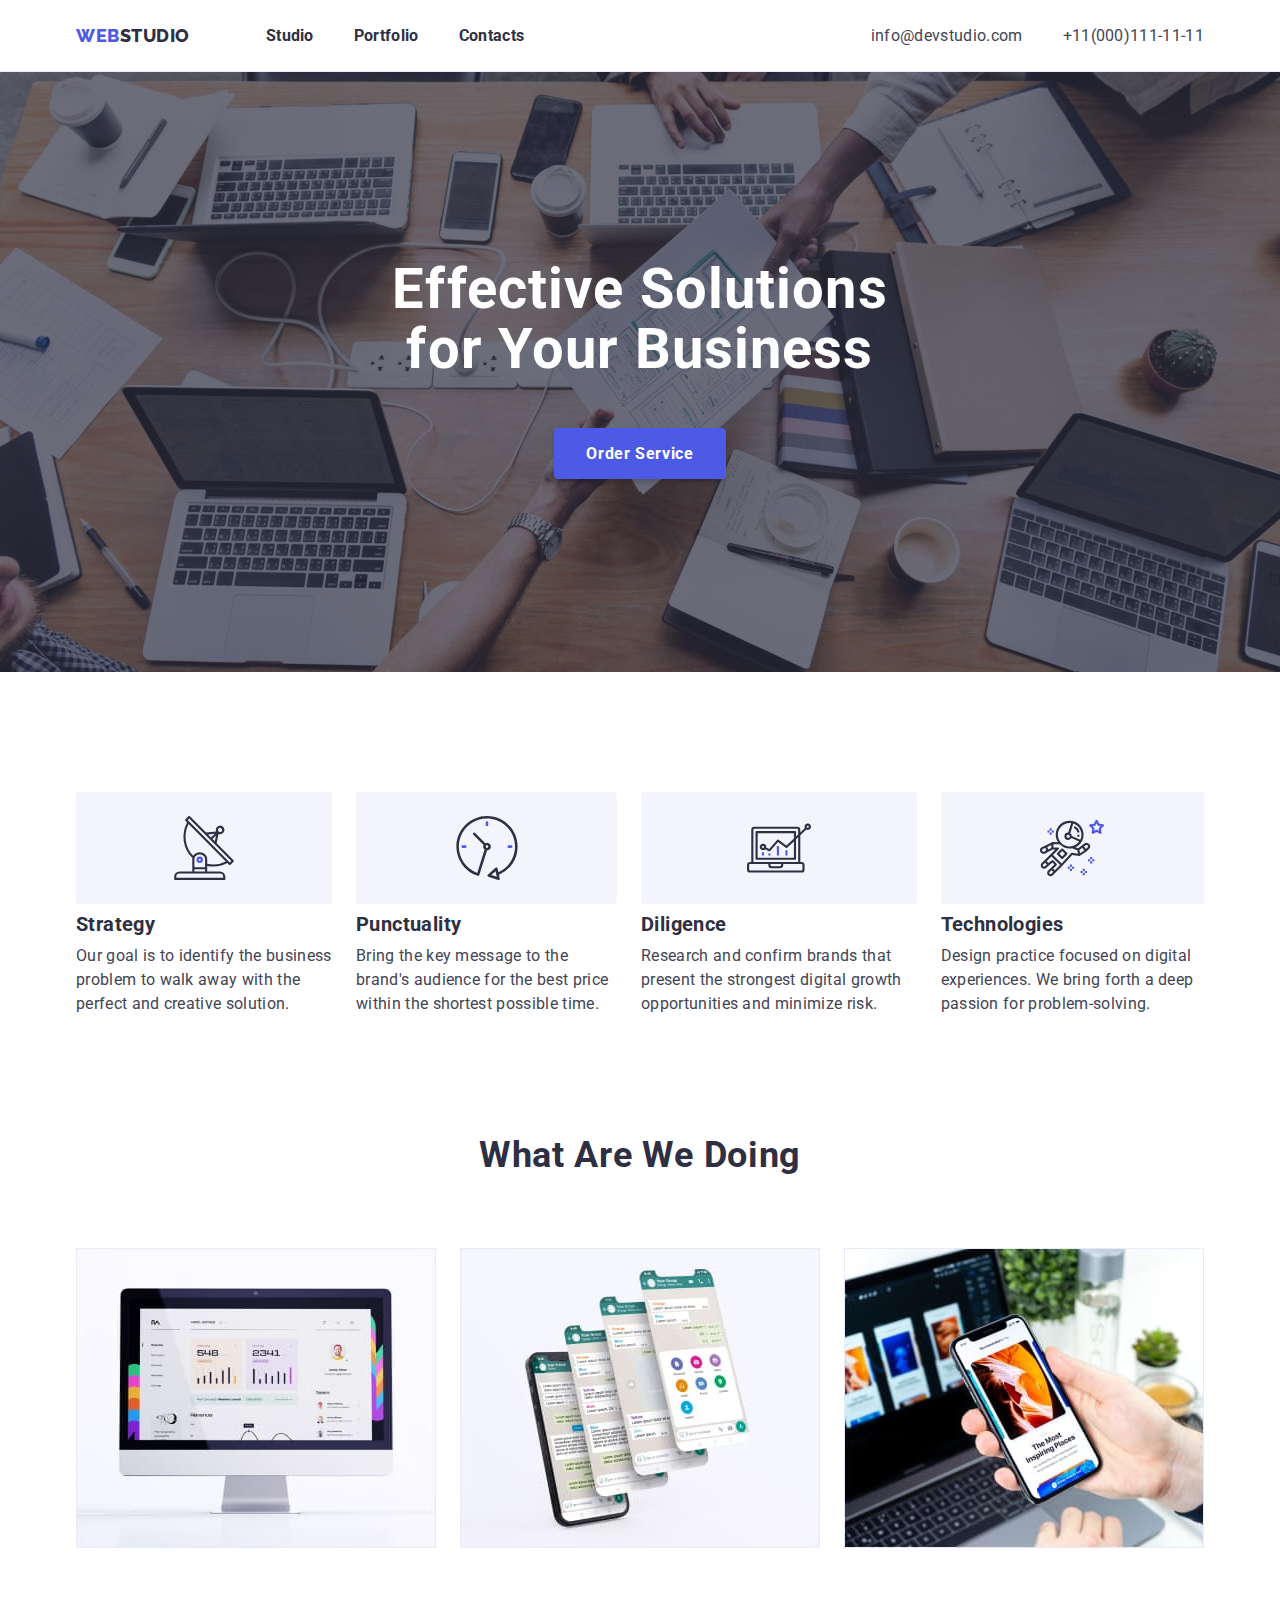
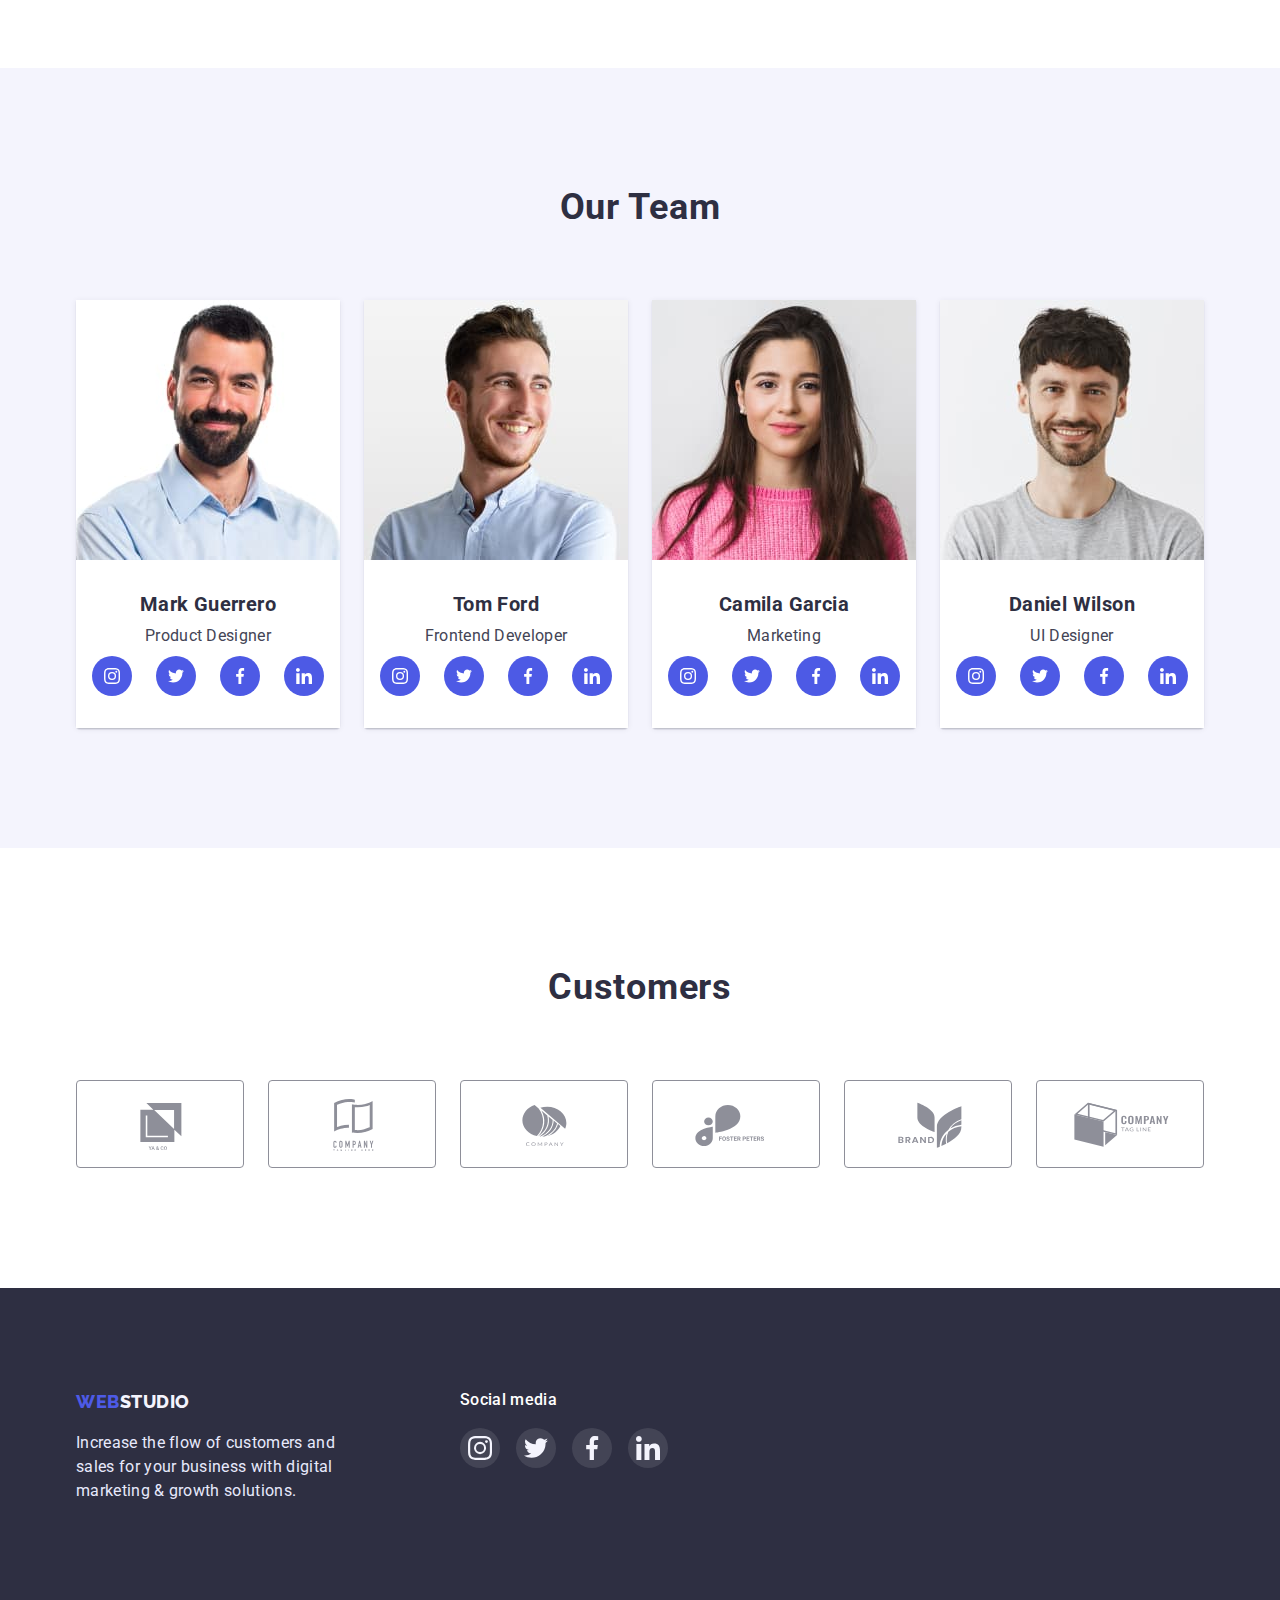
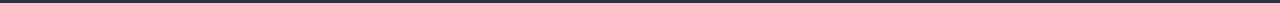
<file: index.html>
<!DOCTYPE html>
<html lang="en">
  <head>
    <meta charset="UTF-8" />
    <meta http-equiv="X-UA-Compatible" content="IE=edge" />
    <meta name="viewport" content="width=device-width, initial-scale=1.0" />
    <title>pagetitle</title>
    <link rel="preconnect" href="https://fonts.googleapis.com" />
    <link rel="preconnect" href="https://fonts.gstatic.com" crossorigin />
    <link
      href="https://fonts.googleapis.com/css2?family=Raleway:wght@700;800&family=Roboto:wght@400;500;700;900&display=swap"
      rel="stylesheet"
    />
    <link
      rel="stylesheet"
      href="https://cdn.jsdelivr.net/npm/modern-normalize@1.1.0/modern-normalize.min.css"
    />
    <link rel="stylesheet" href="./css/styles.css" />
    <style>
      /* ... */
    </style>
  </head>
  <body>
    <!--Шапка сторінки-->
    <header class="page-header">
      <div class="container page-headr-container">
        <!--Навігація на інші сторінки-->
        <nav class="page-nav">
          <!--Логотип текстовий-->
          <a class="logo link logo-header" href="index.html"
            >WEB<span class="logo-textdark">STUDIO</span>
          </a>
          <ul class="list menu">
            <li class="menu-item">
              <a class="link menu-link" href="index.html">Studio</a>
            </li>
            <li class="menu-item">
              <a class="link menu-link" href="./portfolio.html">Portfolio</a>
            </li>
            <li class="menu-item">
              <a class="link menu-link" href="index.html">Contacts</a>
            </li>
          </ul>
        </nav>
        <!--Contacts-->
        <ul class="list contacts">
          <li class="contact-item">
            <a
              class="link section-description contact-link mail"
              href="mailto:info@devstudio.com"
              >info@devstudio.com</a
            >
          </li>
          <li class="contact-item">
            <a
              class="link section-description contact-link phone"
              href="tel:+11(000)111-11-11"
              >+11(000)111-11-11</a
            >
          </li>
        </ul>
      </div>
    </header>

    <!--Sections-->
    <main>
      <!--HERO-->
      <section class="hero">
        <div class="container hero-content-wrapper">
          <h1 class="main-title hero-content-title">
            Effective Solutions for Your Business
          </h1>
          <button class="modal-btn hero-content-modal-btn" type="button">
            Order Service
          </button>
        </div>
      </section>

      <!--About us-->
      <section class="about section">
        <div class="container">
          <h2 class="visually-hidden">About us</h2>
          <ul class="list aboutus">
            <li class="about-item icon-antenna">
              <h3 class="thirdly-title">Strategy</h3>
              <p class="section-description">
                Our goal is to identify the business problem to walk away with
                the perfect and creative solution.
              </p>
            </li>
            <li class="about-item icon-clock">
              <h3 class="thirdly-title">Punctuality</h3>
              <p class="section-description">
                Bring the key message to the brand's audience for the best price
                within the shortest possible time.
              </p>
            </li>
            <li class="about-item icon-diagram">
              <h3 class="thirdly-title">Diligence</h3>
              <p class="section-description">
                Research and confirm brands that present the strongest digital
                growth opportunities and minimize risk.
              </p>
            </li>
            <li class="about-item icon-astronaut">
              <h3 class="thirdly-title">Technologies</h3>
              <p class="section-description">
                Design practice focused on digital experiences. We bring forth a
                deep passion for problem-solving.
              </p>
            </li>
          </ul>
        </div>
      </section>

      <!--Offer-->
      <section class="offer section-offer" id="portfolio">
        <div class="container">
          <h2 class="second-title">What Are We Doing</h2>
          <ul class="list weoffer">
            <li class="offer-item">
              <img
                src="./images/offer/img1.jpg.jpg"
                alt="offer1"
                width="360"
                height="300"
              />
            </li>
            <li class="offer-item">
              <img
                src="./images/offer/img2.jpg.jpg"
                alt="offer2"
                width="360"
                height="300"
              />
            </li>
            <li class="offer-item">
              <img
                src="./images/offer/img3.jpg.jpg"
                alt="offer3"
                width="360"
                height="300"
              />
            </li>
          </ul>
        </div>
      </section>

      <!--Employees-->
      <section class="ourteam section">
        <div class="container">
          <h2 class="second-title">Our Team</h2>
          <ul class="list employees">
            <li class="employees-item">
              <img
                src="./images/employees/mark_guerrero.jpg.jpg"
                alt="mark_guerrero"
                width="264"
                height="260"
              />
              <div class="employees-item-content-wrapper text-align-center">
                <h3 class="thirdly-title">Mark Guerrero</h3>
                <p class="section-description">Product Designer</p>
                <ul class="employees-soc-list list">
                  <li class="employees-soc-item">
                    <a href="" class="employees-soc-link link">
                      <svg class="employees-soc-icon" width="16" height="16">
                        <use href="./images/icons.svg#icon-instagramsvg"></use>
                      </svg>
                    </a>
                  </li>
                  <li class="employees-soc-item">
                    <a href="" class="employees-soc-link link">
                      <svg class="employees-soc-icon" width="16" height="16">
                        <use href="./images/icons.svg#icon-twittersvg"></use>
                      </svg>
                    </a>
                  </li>
                  <li class="employees-soc-item">
                    <a href="" class="employees-soc-link link">
                      <svg class="employees-soc-icon" width="16" height="16">
                        <use href="./images/icons.svg#icon-facebooksvg"></use>
                      </svg>
                    </a>
                  </li>
                  <li class="employees-soc-item">
                    <a href="" class="employees-soc-link link">
                      <svg class="employees-soc-icon" width="16" height="16">
                        <use href="./images/icons.svg#icon-linkedinsvg"></use>
                      </svg>
                    </a>
                  </li>
                </ul>
              </div>
            </li>
            <li class="employees-item">
              <img
                src="./images/employees/tom_ford.jpg.jpg"
                alt="tom_ford"
                width="264"
                height="260"
              />
              <div class="employees-item-content-wrapper text-align-center">
                <h3 class="thirdly-title">Tom Ford</h3>
                <p class="section-description">Frontend Developer</p>
                <ul class="employees-soc-list list">
                  <li class="employees-soc-item">
                    <a href="" class="employees-soc-link link">
                      <svg class="employees-soc-icon" width="16" height="16">
                        <use href="./images/icons.svg#icon-instagramsvg"></use>
                      </svg>
                    </a>
                  </li>
                  <li class="employees-soc-item">
                    <a href="" class="employees-soc-link link">
                      <svg class="employees-soc-icon" width="16" height="16">
                        <use href="./images/icons.svg#icon-twittersvg"></use>
                      </svg>
                    </a>
                  </li>
                  <li class="employees-soc-item">
                    <a href="" class="employees-soc-link link">
                      <svg class="employees-soc-icon" width="16" height="16">
                        <use href="./images/icons.svg#icon-facebooksvg"></use>
                      </svg>
                    </a>
                  </li>
                  <li class="employees-soc-item">
                    <a href="" class="employees-soc-link link">
                      <svg class="employees-soc-icon" width="16" height="16">
                        <use href="./images/icons.svg#icon-linkedinsvg"></use>
                      </svg>
                    </a>
                  </li>
                </ul>
              </div>
            </li>
            <li class="employees-item">
              <img
                src="./images/employees/camila_garcia.jpg.jpg"
                alt="camila_garcia"
                width="264"
                height="260"
              />
              <div class="employees-item-content-wrapper text-align-center">
                <h3 class="thirdly-title">Camila Garcia</h3>
                <p class="section-description">Marketing</p>
                <ul class="employees-soc-list list">
                  <li class="employees-soc-item">
                    <a href="" class="employees-soc-link link">
                      <svg class="employees-soc-icon" width="16" height="16">
                        <use href="./images/icons.svg#icon-instagramsvg"></use>
                      </svg>
                    </a>
                  </li>
                  <li class="employees-soc-item">
                    <a href="" class="employees-soc-link link">
                      <svg class="employees-soc-icon" width="16" height="16">
                        <use href="./images/icons.svg#icon-twittersvg"></use>
                      </svg>
                    </a>
                  </li>
                  <li class="employees-soc-item">
                    <a href="" class="employees-soc-link link">
                      <svg class="employees-soc-icon" width="16" height="16">
                        <use href="./images/icons.svg#icon-facebooksvg"></use>
                      </svg>
                    </a>
                  </li>
                  <li class="employees-soc-item">
                    <a href="" class="employees-soc-link link">
                      <svg class="employees-soc-icon" width="16" height="16">
                        <use href="./images/icons.svg#icon-linkedinsvg"></use>
                      </svg>
                    </a>
                  </li>
                </ul>
              </div>
            </li>
            <li class="employees-item">
              <img
                src="./images/employees/daniel_wilson.jpg.jpg"
                alt="daniel_wilson"
                width="264"
                height="260"
              />
              <div class="employees-item-content-wrapper text-align-center">
                <h3 class="thirdly-title">Daniel Wilson</h3>
                <p class="section-description">UI Designer</p>
                <ul class="employees-soc-list list">
                  <li class="employees-soc-item">
                    <a href="" class="employees-soc-link link">
                      <svg class="employees-soc-icon" width="16" height="16">
                        <use href="./images/icons.svg#icon-instagramsvg"></use>
                      </svg>
                    </a>
                  </li>
                  <li class="employees-soc-item">
                    <a href="" class="employees-soc-link link">
                      <svg class="employees-soc-icon" width="16" height="16">
                        <use href="./images/icons.svg#icon-twittersvg"></use>
                      </svg>
                    </a>
                  </li>
                  <li class="employees-soc-item">
                    <a href="" class="employees-soc-link link">
                      <svg class="employees-soc-icon" width="16" height="16">
                        <use href="./images/icons.svg#icon-facebooksvg"></use>
                      </svg>
                    </a>
                  </li>
                  <li class="employees-soc-item">
                    <a href="" class="employees-soc-link link">
                      <svg class="employees-soc-icon" width="16" height="16">
                        <use href="./images/icons.svg#icon-linkedinsvg"></use>
                      </svg>
                    </a>
                  </li>
                </ul>
              </div>
            </li>
          </ul>
        </div>
      </section>

      <!--Customers-->
      <section class="customers section">
        <div class="container">
          <h2 class="second-title">Customers</h2>
          <ul class="list customers-list">
            <li class="customer-item">
              <a href="" class="link customer-link">
                <svg class="customer-icon" width="104" height="56">
                  <use href="./images/icons.svg#icon-logo-ya-co"></use>
                </svg>
              </a>
            </li>
            <li class="customer-item">
              <a href="" class="link customer-link">
                <svg class="customer-icon" width="104" height="56">
                  <use href="./images/icons.svg#icon-logo-tagline-here"></use>
                </svg>
              </a>
            </li>
            <li class="customer-item">
              <a href="" class="link customer-link">
                <svg class="customer-icon" width="104" height="56">
                  <use href="./images/icons.svg#icon-logo-company"></use>
                </svg>
              </a>
            </li>
            <li class="customer-item">
              <a href="" class="link customer-link">
                <svg class="customer-icon" width="104" height="56">
                  <use href="./images/icons.svg#icon-logo-foster-peters"></use>
                </svg>
              </a>
            </li>
            <li class="customer-item">
              <a href="" class="link customer-link">
                <svg class="customer-icon" width="104" height="56">
                  <use href="./images/icons.svg#icon-logo-brand"></use>
                </svg>
              </a>
            </li>
            <li class="customer-item">
              <a href="" class="link customer-link">
                <svg class="customer-icon" width="104" height="56">
                  <use href="./images/icons.svg#icon-logo-tag-line"></use>
                </svg>
              </a>
            </li>
          </ul>
        </div>
      </section>
    </main>

    <!--Footer-->
    <footer class="footer">
      <div class="container footer-content-wrapper">
        <div class="footer-content">
          <a class="logo link" href="index.html"
            >WEB<span class="logo-textlight">STUDIO</span></a
          >
          <p class="footer-description">
            Increase the flow of customers and sales for your business with
            digital marketing & growth solutions.
          </p>
        </div>

        <div class="list footer-soc-content">
          <p class="footer-soc-text">Social media</p>
          <ul class="footer-soc-list list">
            <li class="footer-soc-item">
              <a href="" class="footer-soc-link link">
                <svg class="footer-soc-icon" width="24" height="24">
                  <use href="./images/icons.svg#icon-instagramsvg"></use>
                </svg>
              </a>
            </li>
            <li class="footer-soc-item">
              <a href="" class="footer-soc-link link">
                <svg class="footer-soc-icon" width="24" height="24">
                  <use href="./images/icons.svg#icon-twittersvg"></use>
                </svg>
              </a>
            </li>
            <li class="footer-soc-item">
              <a href="" class="footer-soc-link link">
                <svg class="footer-soc-icon" width="24" height="24">
                  <use href="./images/icons.svg#icon-facebooksvg"></use>
                </svg>
              </a>
            </li>
            <li class="footer-soc-item">
              <a href="" class="footer-soc-link link">
                <svg class="footer-soc-icon" width="24" height="24">
                  <use href="./images/icons.svg#icon-linkedinsvg"></use>
                </svg>
              </a>
            </li>
          </ul>
        </div>
      </div>
    </footer>
  </body>
</html>
</file>
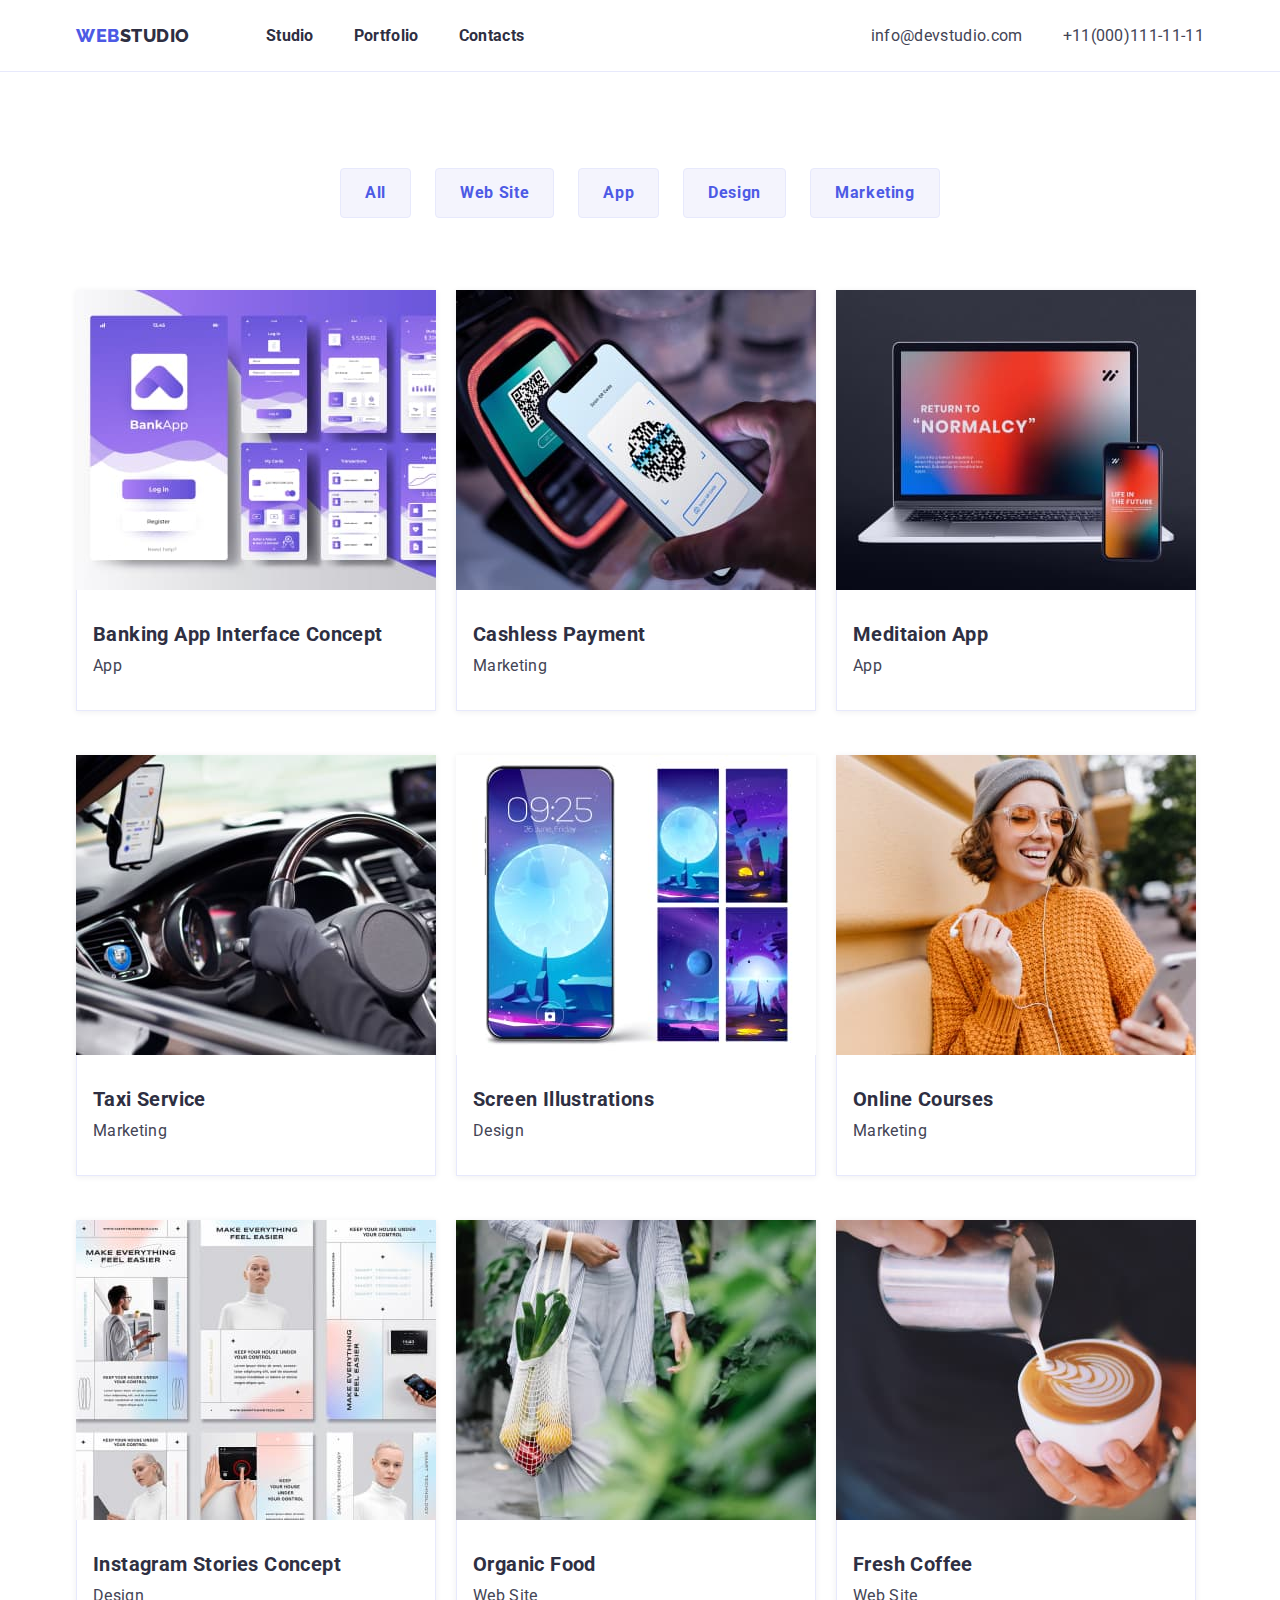
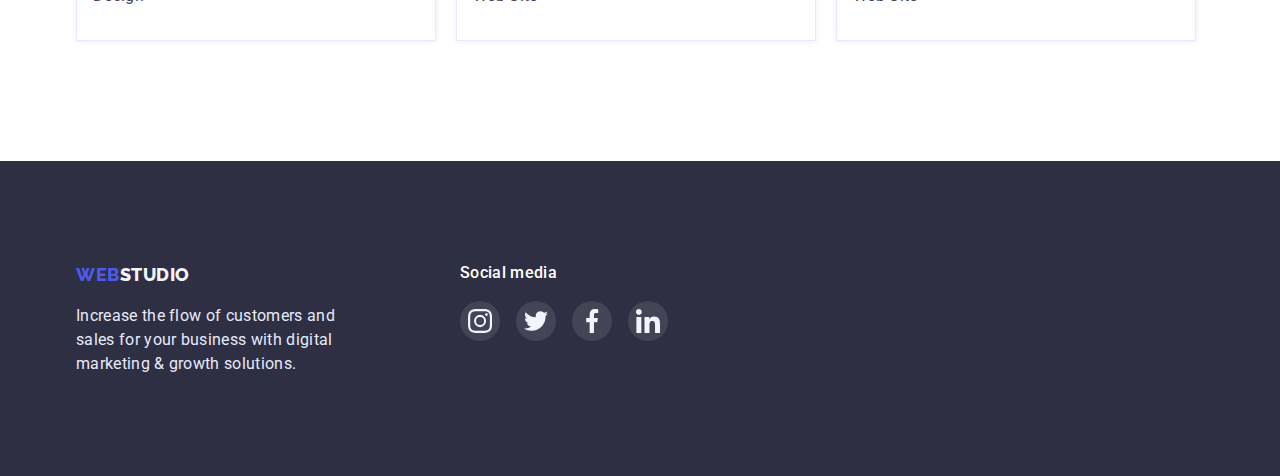
<file: portfolio.html>
<!DOCTYPE html>
<html lang="en">
  <head>
    <meta charset="UTF-8" />
    <meta http-equiv="X-UA-Compatible" content="IE=edge" />
    <meta name="viewport" content="width=device-width, initial-scale=1.0" />
    <title>portfolio</title>
    <link rel="preconnect" href="https://fonts.googleapis.com" />
    <link rel="preconnect" href="https://fonts.gstatic.com" crossorigin />
    <link
      href="https://fonts.googleapis.com/css2?family=Raleway:wght@700;800&family=Roboto:wght@400;500;700;900&display=swap"
      rel="stylesheet"
    />
    <link
      rel="stylesheet"
      href="https://cdn.jsdelivr.net/npm/modern-normalize@1.1.0/modern-normalize.min.css"
    />
    <link rel="stylesheet" href="./css/styles.css" />
    <style>
      /* ... */
    </style>
  </head>
  <body>
    <!--Шапка сторінки-->
    <header class="page-header">
      <div class="container page-headr-container">
        <nav class="page-nav">
          <!--Логотип текстовий-->
          <a class="logo link logo-header" href="index.html"
            >WEB<span class="logo-textdark">STUDIO</span></a
          >
          <ul class="list menu">
            <li class="menu-item">
              <a class="link menu-link" href="./index.html">Studio</a>
            </li>
            <li class="menu-item">
              <a class="link menu-link" href="./portfolio.html">Portfolio</a>
            </li>
            <li class="menu-item">
              <a class="link menu-link" href="./index.html">Contacts</a>
            </li>
          </ul>
        </nav>
        <!--Contacts-->
        <ul class="list contacts">
          <li class="contact-item">
            <a
              class="link section-description contact-link mail"
              href="mailto:info@devstudio.com"
              >info@devstudio.com</a
            >
          </li>
          <li class="contact-item">
            <a
              class="link section-description contact-link phone"
              href="tel:+11(000)111-11-11"
              >+11(000)111-11-11</a
            >
          </li>
        </ul>
      </div>
    </header>
    <main>
      <!--Buttons-->
      <section class="section-portfolio">
        <div class="container">
          <!-- h1 прихований -->
          <h1 class="visually-hidden">title</h1>
          <ul class="list menu-portfolio">
            <li class="menu-portfolio-item">
              <button class="portfolio-btn" type="button">All</button>
            </li>
            <li class="menu-portfolio-item">
              <button class="portfolio-btn" type="button">Web Site</button>
            </li>
            <li class="menu-portfolio-item">
              <button class="portfolio-btn" type="button">App</button>
            </li>
            <li class="menu-portfolio-item">
              <button class="portfolio-btn" type="button">Design</button>
            </li>
            <li class="menu-portfolio-item">
              <button class="portfolio-btn" type="button">Marketing</button>
            </li>
          </ul>
          <!--portfolio-->
          <ul class="list portfolio">
            <li class="portfolio-item">
              <a href="" class="portfolio-link link">
                <img
                  src="./images/portfolio/phoneapplicationbankupp.jpg.jpg"
                  alt="applicationbankapp"
                  width="360"
                  height="300"
                />
                <div class="portfolio-menu-item">
                  <h3 class="thirdly-title">Banking App Interface Concept</h3>
                  <p class="section-description">App</p>
                </div>
              </a>
            </li>
            <li class="portfolio-item">
              <a href="" class="portfolio-link link">
                <img
                  src="./images/portfolio/qrkodonphone.jpg.jpg"
                  alt="qrkodonphone"
                  width="360"
                  height="300"
                />
                <div class="portfolio-menu-item">
                  <h3 class="thirdly-title">Cashless Payment</h3>
                  <p class="section-description">Marketing</p>
                </div>
              </a>
            </li>
            <li class="portfolio-item">
              <a href="" class="portfolio-link link">
                <img
                  src="./images/portfolio/retorntonormalcy.jpg.jpg"
                  alt="retorntonormalcy"
                  width="360"
                  height="300"
                />
                <div class="portfolio-menu-item">
                  <h3 class="thirdly-title">Meditaion App</h3>
                  <p class="section-description">App</p>
                </div>
              </a>
            </li>
            <li class="portfolio-item">
              <a href="" class="portfolio-link link">
                <img
                  src="./images/portfolio/driver.jpg.jpg"
                  alt="driver"
                  width="360"
                  height="300"
                />
                <div class="portfolio-menu-item">
                  <h3 class="thirdly-title">Taxi Service</h3>
                  <p class="section-description">Marketing</p>
                </div>
              </a>
            </li>
            <li class="portfolio-item">
              <a href="" class="portfolio-link link">
                <img
                  src="./images/portfolio/screenillustrations.jpg.jpg"
                  alt="screenillustrations"
                  width="360"
                  height="300"
                />
                <div class="portfolio-menu-item">
                  <h3 class="thirdly-title">Screen Illustrations</h3>
                  <p class="section-description">Design</p>
                </div>
              </a>
            </li>
            <li class="portfolio-item">
              <a href="" class="portfolio-link link">
                <img
                  src="./images/portfolio/girllistenmusic.jpg.jpg"
                  alt="girllistenmusic"
                  width="360"
                  height="300"
                />
                <div class="portfolio-menu-item">
                  <h3 class="thirdly-title">Online Courses</h3>
                  <p class="section-description">Marketing</p>
                </div>
              </a>
            </li>
            <li class="portfolio-item">
              <a href="" class="portfolio-link link">
                <img
                  src="./images/portfolio/makeeverisingfeeleasier.jpg.jpg"
                  alt="makeeverisingfeeleasier"
                  width="360"
                  height="300"
                />
                <div class="portfolio-menu-item">
                  <h3 class="thirdly-title">Instagram Stories Concept</h3>
                  <p class="section-description">Design</p>
                </div>
              </a>
            </li>
            <li class="portfolio-item">
              <a href="" class="portfolio-link link">
                <img
                  src="./images/portfolio/bagfruits.jpg.jpg"
                  alt="bagfruits"
                  width="360"
                  height="300"
                />
                <div class="portfolio-menu-item">
                  <h3 class="thirdly-title">Organic Food</h3>
                  <p class="section-description">Web Site</p>
                </div>
              </a>
            </li>
            <li class="portfolio-item">
              <a href="" class="portfolio-link link">
                <img
                  src="./images/portfolio/drawoncoffee.jpg.jpg"
                  alt="drawoncoffee"
                  width="360"
                  height="300"
                />
                <div class="portfolio-menu-item">
                  <h3 class="thirdly-title">Fresh Coffee</h3>
                  <p class="section-description">Web Site</p>
                </div>
              </a>
            </li>
          </ul>
        </div>
      </section>
    </main>
    <!--Footer-->
    <footer class="footer">
      <div class="container footer-content-wrapper">
        <div class="footer-content">
          <a class="logo link" href="index.html"
            >WEB<span class="logo-textlight">STUDIO</span></a
          >
          <p class="footer-description">
            Increase the flow of customers and sales for your business with
            digital marketing & growth solutions.
          </p>
        </div>
        <div class="list footer-soc-content">
          <p class="footer-soc-text">Social media</p>
          <ul class="footer-soc-list list">
            <li class="footer-soc-item">
              <a href="" class="footer-soc-link link">
                <svg class="footer-soc-icon" width="24" height="24">
                  <use href="./images/icons.svg#icon-instagramsvg"></use>
                </svg>
              </a>
            </li>
            <li class="footer-soc-item">
              <a href="" class="footer-soc-link link">
                <svg class="footer-soc-icon" width="24" height="24">
                  <use href="./images/icons.svg#icon-twittersvg"></use>
                </svg>
              </a>
            </li>
            <li class="footer-soc-item">
              <a href="" class="footer-soc-link link">
                <svg class="footer-soc-icon" width="24" height="24">
                  <use href="./images/icons.svg#icon-facebooksvg"></use>
                </svg>
              </a>
            </li>
            <li class="footer-soc-item">
              <a href="" class="footer-soc-link link">
                <svg class="footer-soc-icon" width="24" height="24">
                  <use href="./images/icons.svg#icon-linkedinsvg"></use>
                </svg>
              </a>
            </li>
          </ul>
        </div>
      </div>
    </footer>
  </body>
</html>
</file>
<file: css/styles.css>
:root {
  --primary-font: 'Roboto', sans-serif;
  --secondary-font: 'Raleway', sans-serif;
  --primary-brand: #4d5ae5;
  --dark: #2e2f42;
  --success: #31d0aa;
  --text: #434455;
  --subtle-text: #8e8f99;
  --accent: #e7e9fc;
  --light: #f4f4fd;
  --navigation-active: #404bbf;
  --white-text-color: #ffffff;
}

h1,
h2,
h3,
h4,
p {
  margin-top: 0;
  margin-bottom: 0;
}

img {
  display: block;
  max-width: 100%;
  height: auto;
}

button {
  display: block;
  cursor: pointer;
  border: none;
  border-radius: 4px;
}

ul,
ol {
  margin-top: 0;
  margin-bottom: 0;
  padding-left: 0;
}

.list {
  list-style: none;
}

.link {
  text-decoration: none;
}

.section {
  padding-top: 120px;
  padding-bottom: 120px;
}

/* або може бути назва .wrapper */
.container {
  width: 1158px;
  margin-left: auto;
  margin-right: auto;
  padding-left: 15px;
  padding-right: 15px;
}

body {
  font-family: var(--primary-font);
  color: var(--text);
  background-color: var(--white-text-color);
  font-size: 16px;
}

.logo {
  font-family: var(--secondary-font);
  font-weight: 800;
  color: var(--primary-brand);
  font-size: 18px;
  line-height: 1.5;
  letter-spacing: 0.03em;
  text-transform: uppercase;
}

.logo-textdark {
  color: var(--dark);
}

.logo-textlight {
  color: var(--light);
}

.section-description {
  font-weight: 400;
  line-height: 1.5;
  /* text-align: center; */
  letter-spacing: 0.02em;
  color: var(--text);
}

.thirdly-title {
  font-weight: 700;
  font-size: 20px;
  line-height: 1.2;
  /* text-align: center; */
  letter-spacing: 0.02em;
  color: var(--dark);
  margin-bottom: 8px;
}

.second-title {
  font-weight: 700;
  font-size: 36px;
  line-height: 1.11;
  text-align: center;
  letter-spacing: 0.02em;
  text-transform: capitalize;
  color: var(--dark);
  margin-bottom: 72px;
}

.visually-hidden {
  position: absolute;
  width: 1px;
  height: 1px;
  margin: -1px;
  border: 0;
  padding: 0;
  white-space: nowrap;
  clip-path: inset(100%);
  clip: rect(0 0 0 0);
  overflow: hidden;
}

/* ====================== /COMPONENTS ===================== */

/* ======================== HEADER ======================== */

.page-header {
  background-color: #ffffff;
  padding-top: 22px;
  padding-bottom: 22px;
  border-bottom: 1px solid #e7e9fc;
}

.page-headr-container {
  display: flex;
  align-items: center;
}

.page-nav {
  display: flex;
  align-items: center;
}

.menu {
  display: flex;
  align-items: center;
}

.contacts {
  display: flex;
  align-items: center;
  margin-left: auto;
}

.logo-header {
  margin-right: 76px;
}

.menu-item:not(:last-child) {
  margin-right: 40px;
}

.mail {
  margin-right: 40px;
}

.menu-link {
  font-weight: 700;
  line-height: 1.5;
  letter-spacing: 0.02em;
  color: var(--dark);
}

.menu-link:hover,
.menu-link:focus {
  color: #404bbf;
}

.contact-link:hover,
.contact-link:focus {
  color: #404bbf;
}

/* ======================== /HEADER ========================  */

/* ======================== HERO ========================  */

.hero {
  padding-top: 188px;
  padding-bottom: 188px;
  background-color: #2e2f42;
  background-image: linear-gradient(
      rgba(46, 47, 66, 0.7),
      rgba(46, 47, 66, 0.7)
    ),
    url(../images/hero/people-office.jpg);
  background-repeat: no-repeat;
  background-position: center;
  background-size: cover;
  max-width: 1440px;
  height: 600px;
  margin: 0 auto;
}

/* .hero-content-wrapper {
  display: flex;
  flex-direction: column;
  align-items: center;
} */

.hero-content-title {
  width: 496px;
  margin: 0 auto;
  padding-bottom: 48px;
}

.main-title {
  font-weight: 700;
  font-size: 56px;
  line-height: 1.07;
  text-align: center;
  letter-spacing: 0.02em;
  color: var(--white-text-color);
}

.modal-btn {
  padding-top: 16px;
  padding-bottom: 16px;
  padding-left: 32px;
  padding-right: 32px;
  font-family: inherit;
  font-weight: 700;
  line-height: 1.19;
  display: flex;
  font-size: 16px;
  letter-spacing: 0.04em;
  color: var(--white-text-color);
  background: var(--primary-brand);
  box-shadow: 0px 4px 4px rgba(0, 0, 0, 0.15);
  border-radius: 4px;
  cursor: pointer;
  align-items: center;
  border: none;
  margin: 0 auto;
}

.modal-btn:hover,
.modal-btn:focus {
  background-color: #404bbf;
  box-shadow: 0px 1px 6px rgba(46, 47, 66, 0.08),
    0px 1px 1px rgba(46, 47, 66, 0.16), 0px 2px 1px rgba(46, 47, 66, 0.08);
}

/* ======================== /HERO ======================== */

/* ======================== ABOUT ======================== */

.about {
  background-color: #ffffff;
}

.aboutus {
  display: flex;
}

.about-item {
  flex-basis: calc((100%-72px) / 4);
  flex-wrap: wrap;
}

.about-item:not(:nth-child(4n)) {
  margin-right: 24px;
}

.about-item::before {
  display: block;
  content: '';
  height: 112px;
  background-repeat: no-repeat;
  background-position: center;
  background-color: #f4f4fd;
  border-radius: 4px;
  margin-bottom: 8px;
  padding: 24px 100px;
}

.icon-antenna::before {
  background-image: url('../images/about/antenna.svg');
}

.about-item.icon-clock::before {
  background-image: url('../images/about/clock.svg');
}

.about-item.icon-diagram::before {
  background-image: url(../images/about/diagram.svg);
}

.about-item.icon-astronaut::before {
  background-image: url(../images/about/astronaut.svg);
}

/* ======================== /ABOUT ========================  */

/* ======================== OFFER ========================  */

.offer {
  background-color: #ffffff;
}
.section-offer {
  padding-bottom: 120px;
}

.weoffer {
  display: flex;
  flex-wrap: wrap;
  gap: 24px;
}
/* ======================== /OFFER ======================== */

/* ======================== EMPLOYEES ======================== */

.ourteam {
  background-color: #f4f4fd;
}

.employees {
  display: flex;
  flex-wrap: wrap;
  gap: 24px;
  /* третій спосіб через gap */
  /* justify-content: space-between; */
  /* перший спосіб не підходить бо можуть добавлятися співробітники і між фото буде простір, так як приєимається по боках */
}

/* .employees-item {
  flex-basis: calc((100%-72px) / 4);
} */
/* можна по формулі задати ширину між фото співробітників і тоді не треба задавати ширину самого фото */

/* другий спосіб, все працює */
/* .employees-item:not(:nth-child(4n)) {
  margin-right: 24px;
}

.employees-item:not(:nth-last-child(-n + 3)) {
  margin-bottom: 48px;
} */

.employees-item-content-wrapper {
  padding-top: 32px;
  padding-left: 16px;
  padding-right: 16px;
  padding-bottom: 32px;
  background-color: #ffffff;
}

.text-align-center {
  text-align: center;
}

.employees-soc-list {
  display: flex;
  justify-content: center;
  margin-top: 8px;
  gap: 24px;
}

.employees-soc-item {
  width: 40px;
  height: 40px;
}
.employees-soc-link {
  width: 100%;
  height: 100%;
  background-color: #4d5ae5;
  border-radius: 50%;
  display: flex;
  align-items: center;
  justify-content: center;
}

.employees-soc-icon {
  fill: #ffffff;
}

.employees-soc-link:hover,
.employees-soc-link:focus {
  background-color: #404bbf;
}

.employees-soc-link .employees-soc-icon:hover,
.employees-soc-link .employees-soc-icon:focus {
  fill: #f4f4fd;
}

.employees-item {
  box-shadow: 0px 1px 6px rgba(46, 47, 66, 0.08),
    0px 1px 1px rgba(46, 47, 66, 0.16), 0px 2px 1px rgba(46, 47, 66, 0.08);
  border-radius: 0px 0px 4px 4px;
}

/* ======================== /EMPLOYEES ======================== */
/* ======================== CUSTOMERS ========================== */

.customers {
  background-color: #ffffff;
}

.customers-list {
  display: flex;
  flex-wrap: wrap;
  gap: 24px;
}
.customer-item {
  width: 168px;
  height: 88px;
}

.customer-link {
  width: 100%;
  height: 100%;
  border: 1px solid currentColor;
  border-radius: 4px;
  display: flex;
  align-items: center;
  justify-content: center;
  color: #8e8f99;
}
.customer-icon {
  fill: currentColor;
}

.customer-link:hover,
.customer-link:focus {
  color: #404bbf;
}

.customer-link .customer-icon:hover,
.customer-link .customer-icon:focus {
  fill: #404bbf;
}

/* ======================== /CUSTOMERS ========================= */
/* ======================== FOOTER ======================== */

.footer {
  background-color: #2e2f42;
  padding-top: 100px;
  padding-bottom: 100px;
}

.footer-content-wrapper {
  display: flex;
  gap: 120px;
}

.footer-content {
  width: 264px;
}

.footer-description {
  font-weight: 400;
  line-height: 1.5;
  letter-spacing: 0.02em;
  color: var(--accent);
  margin-top: 16px;
}

.footer-soc-text {
  font-weight: 500;
  font-size: 16px;
  line-height: 1.5;
  letter-spacing: 0.02em;
  color: #ffffff;
  margin-bottom: 16px;
}

.footer-soc-list {
  display: flex;
  flex-wrap: wrap;
  justify-content: center;
  gap: 16px;
}

.footer-soc-item {
  width: 40px;
  height: 40px;
}
.footer-soc-link {
  width: 100%;
  height: 100%;
  background-color: rgba(255, 255, 255, 0.1);
  border-radius: 50%;
  display: flex;
  align-items: center;
  justify-content: center;
}

.footer-soc-link:hover,
.footer-soc-link:focus {
  background-color: #31d0aa;
}

.footer-soc-icon {
  fill: #f4f4fd;
}

.footer-soc-link .footer-soc-icon:hover,
.footer-soc-link .footer-soc-icon:focus {
  fill: #f4f4fd;
}

/* ======================== /FOOTER ========================  */

/* ======================= PORTFOLIO ========================= */

.portfolio-btn {
  /* Чи треба вказувати ще раз font-family якщо ми маємо його в body? */
  font-family: var(--white-text-color);
  font-weight: 700;
  line-height: 1.5;
  display: flex;
  align-items: center;
  text-align: center;
  font-size: 16px;
  letter-spacing: 0.04em;
  color: var(--primary-brand);
  background: var(--light);
  border: 1px solid var(--accent);
  border-radius: 4px;
  cursor: pointer;
  padding: 12px 24px;
}

.portfolio-btn:hover,
.portfolio-btn:focus {
  color: var(--white-text-color);
  background: var(--primary-brand);
  box-shadow: 0px 3px 1px rgba(0, 0, 0, 0.1), 0px 2px 1px rgba(0, 0, 0, 0.08),
    0px 2px 2px rgba(0, 0, 0, 0.12);
}

.portfolio {
  display: flex;
  flex-wrap: wrap;
  gap: 44px 20px;
}

.portfolio-menu-item {
  padding-top: 32px;
  padding-bottom: 32px;
  padding-left: 16px;
  background-color: #ffffff;
  border: 1px solid #e7e9fc;
  border-top-style: none;
}

.portfolio-menu-item:hover,
.portfolio-menu-item:focus {
  border: 0.5px solid #f4f4fd;
}

.menu-portfolio {
  display: flex;
  justify-content: center;
  padding-top: 96px;
  margin-bottom: 72px;
}

.menu-portfolio-item {
  padding-right: 24px;
}

.menu-portfolio-item:last-child {
  padding-right: 0px;
}

.portfolio-item:nth-last-child(-n + 3) {
  margin-bottom: 0;
}

.section-portfolio {
  padding-bottom: 120px;
}

.portfolio-item {
  box-shadow: 0px 1px 6px rgba(46, 47, 66, 0.08);
}

.portfolio-item:hover {
  box-shadow: 0px 1px 6px rgba(46, 47, 66, 0.08),
    0px 1px 1px rgba(46, 47, 66, 0.16), 0px 2px 1px rgba(46, 47, 66, 0.08);
}

/* Тінь не міняєься чомусь при посилані на ховері і фокусі. Залишив поки на лішці де працює сам ховер */
/* .portfolio-link:hover,
.portfolio-link:focus {
  box-shadow: 0px 1px 6px rgba(46, 47, 66, 0.08),
    0px 1px 1px rgba(46, 47, 66, 0.16), 0px 2px 1px rgba(46, 47, 66, 0.08);
} */

/*======================= /PORTFOLIO =========================   */
</file>
